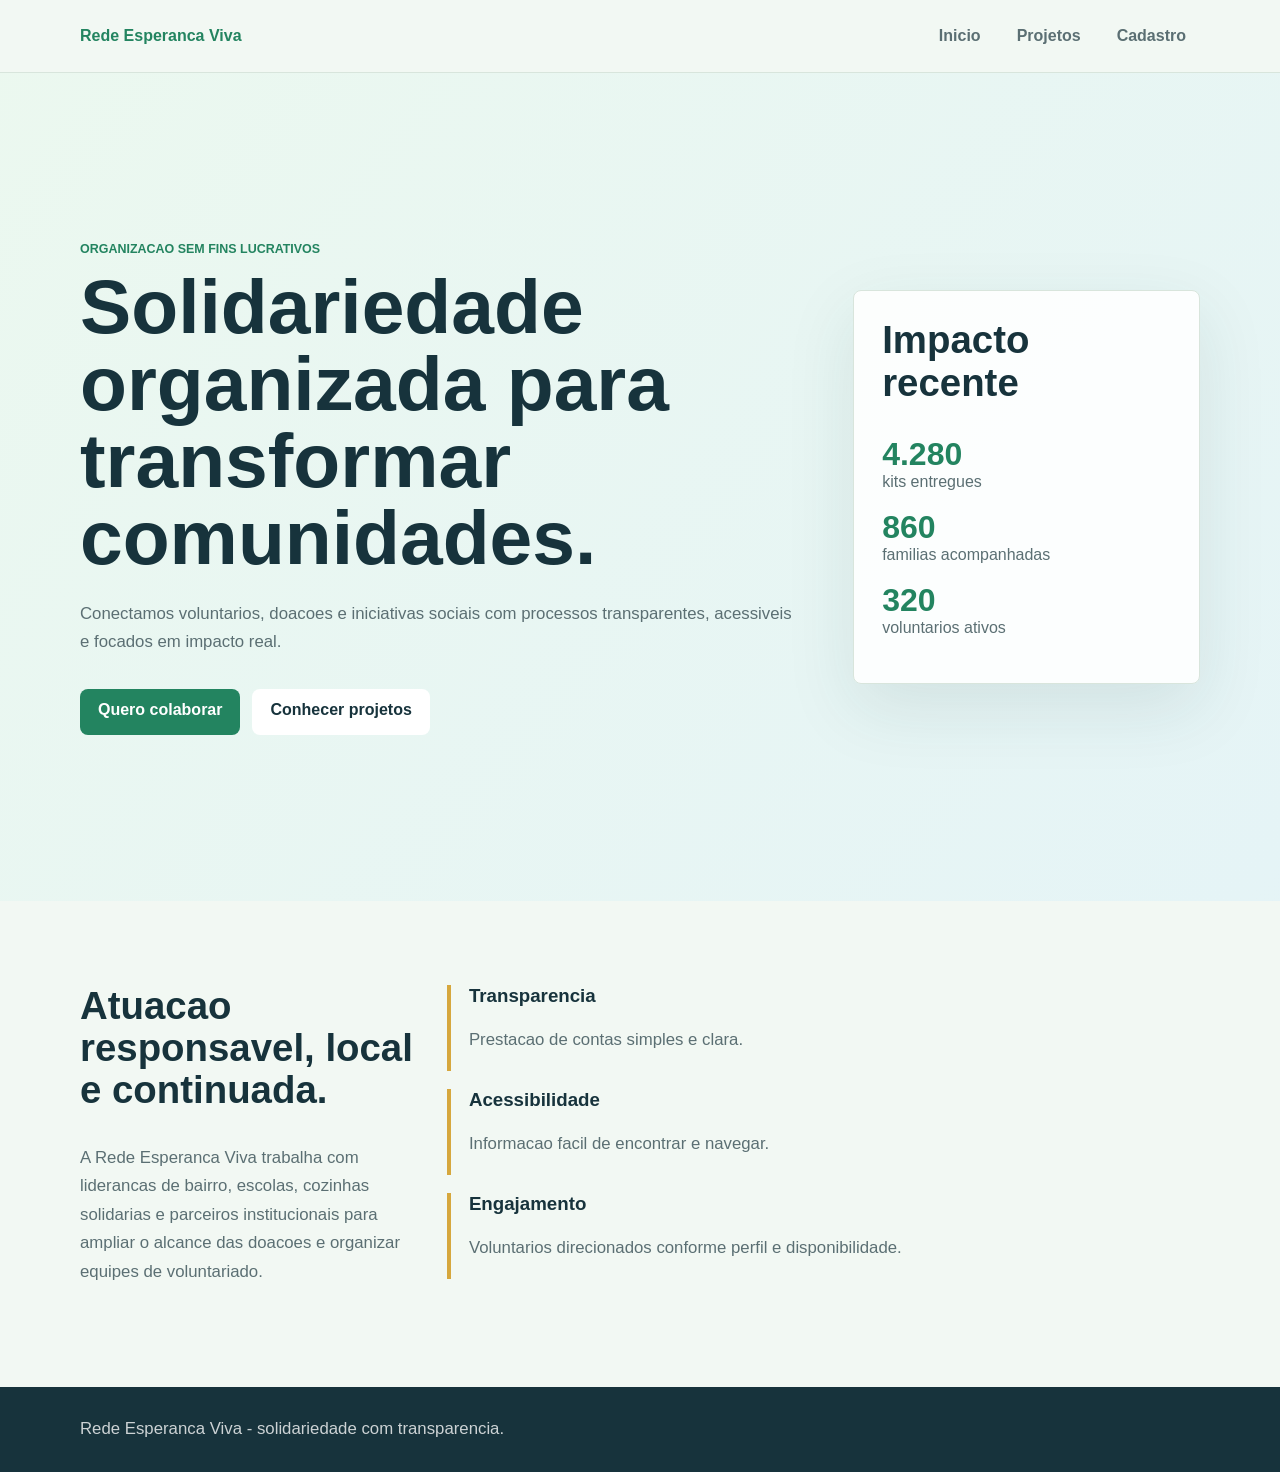
<file: index.html>
<!doctype html>
<html lang="pt-BR">
  <head>
    <meta charset="utf-8" />
    <meta name="viewport" content="width=device-width, initial-scale=1" />
    <meta
      name="description"
      content="Pagina inicial da Rede Esperanca Viva, organizacao do terceiro setor."
    />
    <title>Rede Esperanca Viva</title>
    <link rel="stylesheet" href="site.css" />
  </head>
  <body>
    <header class="site-header">
      <nav class="container nav" aria-label="Navegacao principal">
        <a class="brand" href="index.html">Rede Esperanca Viva</a>
        <ul>
          <li><a href="index.html">Inicio</a></li>
          <li><a href="projetos.html">Projetos</a></li>
          <li><a href="cadastro.html">Cadastro</a></li>
        </ul>
      </nav>
    </header>

    <main>
      <section class="hero">
        <div class="container hero-grid">
          <article>
            <span class="eyebrow">Organizacao sem fins lucrativos</span>
            <h1>Solidariedade organizada para transformar comunidades.</h1>
            <p>
              Conectamos voluntarios, doacoes e iniciativas sociais com processos
              transparentes, acessiveis e focados em impacto real.
            </p>
            <div class="actions">
              <a class="button primary" href="cadastro.html">Quero colaborar</a>
              <a class="button secondary" href="projetos.html">Conhecer projetos</a>
            </div>
          </article>
          <aside class="panel" aria-labelledby="impacto">
            <h2 id="impacto">Impacto recente</h2>
            <dl>
              <div><dt>4.280</dt><dd>kits entregues</dd></div>
              <div><dt>860</dt><dd>familias acompanhadas</dd></div>
              <div><dt>320</dt><dd>voluntarios ativos</dd></div>
            </dl>
          </aside>
        </div>
      </section>

      <section class="section">
        <div class="container two-columns">
          <article>
            <h2>Atuacao responsavel, local e continuada.</h2>
            <p>
              A Rede Esperanca Viva trabalha com liderancas de bairro, escolas,
              cozinhas solidarias e parceiros institucionais para ampliar o alcance
              das doacoes e organizar equipes de voluntariado.
            </p>
          </article>
          <section aria-label="Valores da organizacao" class="values">
            <article><h3>Transparencia</h3><p>Prestacao de contas simples e clara.</p></article>
            <article><h3>Acessibilidade</h3><p>Informacao facil de encontrar e navegar.</p></article>
            <article><h3>Engajamento</h3><p>Voluntarios direcionados conforme perfil e disponibilidade.</p></article>
          </section>
        </div>
      </section>
    </main>

    <footer class="site-footer">
      <div class="container">
        <p>Rede Esperanca Viva - solidariedade com transparencia.</p>
      </div>
    </footer>
  </body>
</html>
</file>
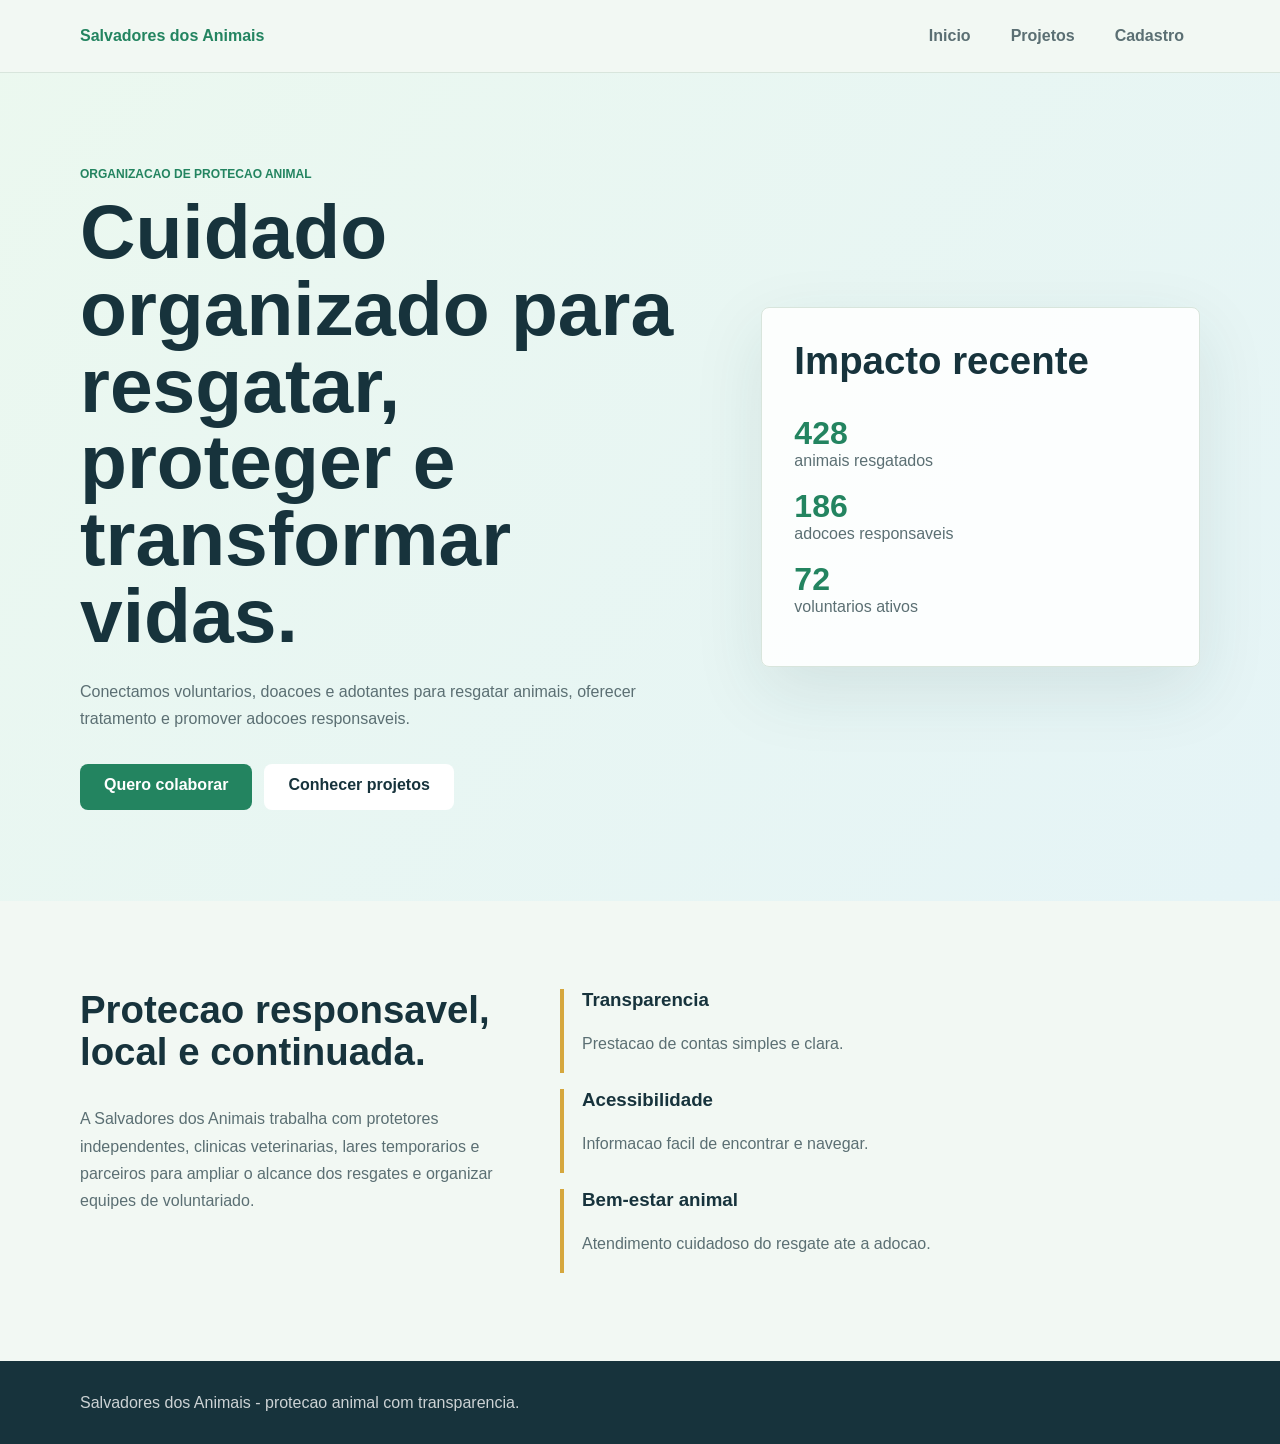
<file: legacy-static/index.html>
<!doctype html>
<html lang="pt-BR">
  <head>
    <meta charset="utf-8" />
    <meta name="viewport" content="width=device-width, initial-scale=1" />
    <meta
      name="description"
      content="Pagina inicial da Salvadores dos Animais, organizacao de protecao animal."
    />
    <title>Salvadores dos Animais</title>
    <link rel="stylesheet" href="site.css" />
  </head>
  <body>
    <header class="site-header">
      <nav class="container nav" aria-label="Navegacao principal">
        <a class="brand" href="index.html">Salvadores dos Animais</a>
        <ul>
          <li><a href="index.html">Inicio</a></li>
          <li><a href="projetos.html">Projetos</a></li>
          <li><a href="cadastro.html">Cadastro</a></li>
        </ul>
      </nav>
    </header>

    <main>
      <section class="hero">
        <div class="container hero-grid">
          <article>
            <span class="eyebrow">Organizacao de protecao animal</span>
            <h1>Cuidado organizado para resgatar, proteger e transformar vidas.</h1>
            <p>
              Conectamos voluntarios, doacoes e adotantes para resgatar animais,
              oferecer tratamento e promover adocoes responsaveis.
            </p>
            <div class="actions">
              <a class="button primary" href="cadastro.html">Quero colaborar</a>
              <a class="button secondary" href="projetos.html">Conhecer projetos</a>
            </div>
          </article>
          <aside class="panel" aria-labelledby="impacto">
            <h2 id="impacto">Impacto recente</h2>
            <dl>
              <div><dt>428</dt><dd>animais resgatados</dd></div>
              <div><dt>186</dt><dd>adocoes responsaveis</dd></div>
              <div><dt>72</dt><dd>voluntarios ativos</dd></div>
            </dl>
          </aside>
        </div>
      </section>

      <section class="section">
        <div class="container two-columns">
          <article>
            <h2>Protecao responsavel, local e continuada.</h2>
            <p>
              A Salvadores dos Animais trabalha com protetores independentes,
              clinicas veterinarias, lares temporarios e parceiros para ampliar o
              alcance dos resgates e organizar equipes de voluntariado.
            </p>
          </article>
          <section aria-label="Valores da organizacao" class="values">
            <article><h3>Transparencia</h3><p>Prestacao de contas simples e clara.</p></article>
            <article><h3>Acessibilidade</h3><p>Informacao facil de encontrar e navegar.</p></article>
            <article><h3>Bem-estar animal</h3><p>Atendimento cuidadoso do resgate ate a adocao.</p></article>
          </section>
        </div>
      </section>
    </main>

    <footer class="site-footer">
      <div class="container">
        <p>Salvadores dos Animais - protecao animal com transparencia.</p>
      </div>
    </footer>
  </body>
</html>
</file>
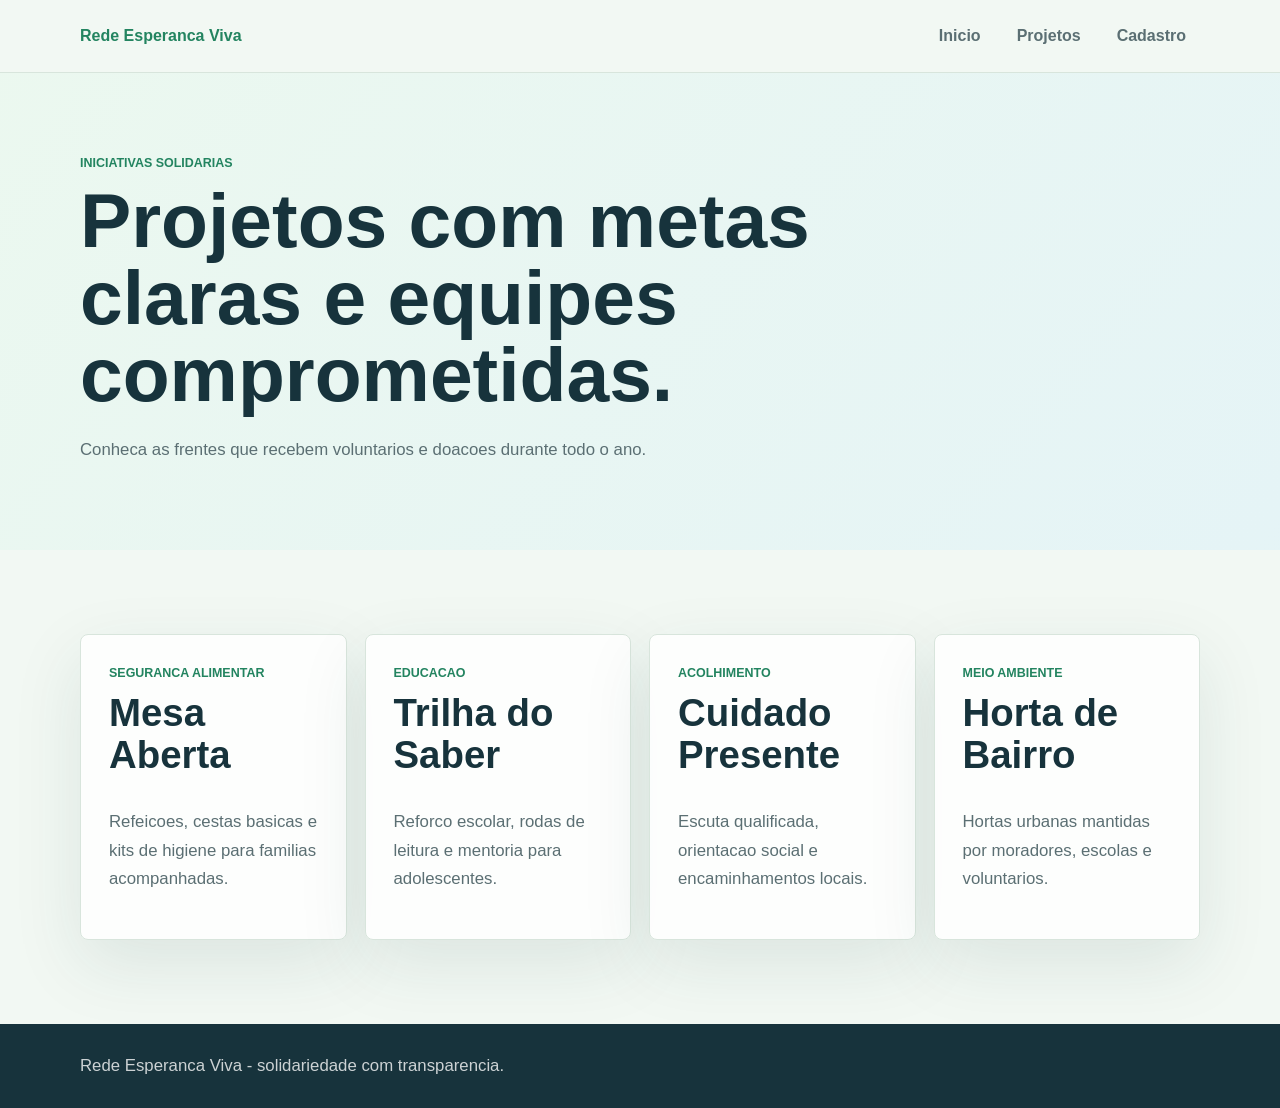
<file: projetos.html>
<!doctype html>
<html lang="pt-BR">
  <head>
    <meta charset="utf-8" />
    <meta name="viewport" content="width=device-width, initial-scale=1" />
    <meta
      name="description"
      content="Projetos sociais da Rede Esperanca Viva."
    />
    <title>Projetos | Rede Esperanca Viva</title>
    <link rel="stylesheet" href="site.css" />
  </head>
  <body>
    <header class="site-header">
      <nav class="container nav" aria-label="Navegacao principal">
        <a class="brand" href="index.html">Rede Esperanca Viva</a>
        <ul>
          <li><a href="index.html">Inicio</a></li>
          <li><a href="projetos.html">Projetos</a></li>
          <li><a href="cadastro.html">Cadastro</a></li>
        </ul>
      </nav>
    </header>

    <main>
      <section class="page-hero">
        <div class="container">
          <span class="eyebrow">Iniciativas solidarias</span>
          <h1>Projetos com metas claras e equipes comprometidas.</h1>
          <p>Conheca as frentes que recebem voluntarios e doacoes durante todo o ano.</p>
        </div>
      </section>

      <section class="section">
        <div class="container cards">
          <article class="card">
            <span>Seguranca alimentar</span>
            <h2>Mesa Aberta</h2>
            <p>Refeicoes, cestas basicas e kits de higiene para familias acompanhadas.</p>
          </article>
          <article class="card">
            <span>Educacao</span>
            <h2>Trilha do Saber</h2>
            <p>Reforco escolar, rodas de leitura e mentoria para adolescentes.</p>
          </article>
          <article class="card">
            <span>Acolhimento</span>
            <h2>Cuidado Presente</h2>
            <p>Escuta qualificada, orientacao social e encaminhamentos locais.</p>
          </article>
          <article class="card">
            <span>Meio ambiente</span>
            <h2>Horta de Bairro</h2>
            <p>Hortas urbanas mantidas por moradores, escolas e voluntarios.</p>
          </article>
        </div>
      </section>
    </main>

    <footer class="site-footer">
      <div class="container">
        <p>Rede Esperanca Viva - solidariedade com transparencia.</p>
      </div>
    </footer>
  </body>
</html>
</file>
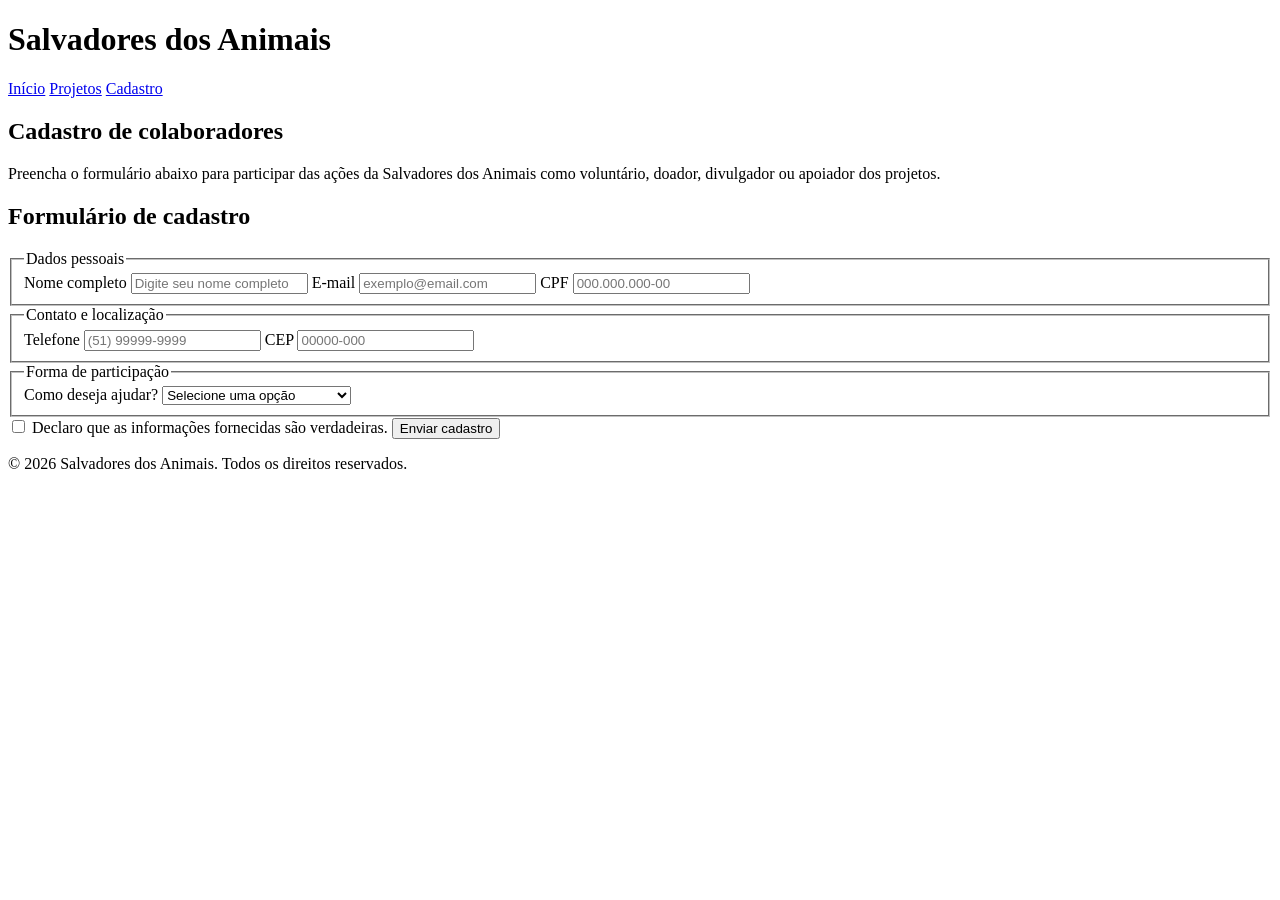
<file: legacy-static/cadastro.html>
<!DOCTYPE HTML>
<html lang="pt-BR">
<head>
    <meta charset="UTF-8">
    <meta name="viewport" content="width=device-width, initial-scale=1.0">
    <title>Cadastro - Salvadores dos Animais</title>
    <script src="site.js" defer></script>
</head>
<body>
    <header>
        <h1>Salvadores dos Animais</h1>

        <nav>
            <a href="index.html">Início</a>
            <a href="projetos.html">Projetos</a>
            <a href="cadastro.html">Cadastro</a>
        </nav>
    </header>

    <main>
        <section>
            <h2>Cadastro de colaboradores</h2>

            <p>
                Preencha o formulário abaixo para participar das ações da Salvadores dos Animais
                como voluntário, doador, divulgador ou apoiador dos projetos.
            </p>
        </section>

        <section>
            <h2>Formulário de cadastro</h2>

            <form id="cadastro-form">
                <fieldset>
                    <legend>Dados pessoais</legend>

                    <label for="nome">Nome completo</label>
                    <input type="text" id="nome" name="nome" required minlength="3" placeholder="Digite seu nome completo">

                    <label for="email">E-mail</label>
                    <input type="email" id="email" name="email" required placeholder="exemplo@email.com">

                    <label for="cpf">CPF</label>
                    <input type="text" id="cpf" name="cpf" required maxlength="14" inputmode="numeric" placeholder="000.000.000-00" pattern="\d{3}\.\d{3}\.\d{3}-\d{2}">
                    <small id="cpf-error"></small>
                </fieldset>

                <fieldset>
                    <legend>Contato e localização</legend>

                    <label for="telefone">Telefone</label>
                    <input type="tel" id="telefone" name="telefone" required maxlength="15" inputmode="tel" placeholder="(51) 99999-9999" pattern="\(\d{2}\) \d{4,5}-\d{4}">

                    <label for="cep">CEP</label>
                    <input type="text" id="cep" name="cep" required maxlength="9" inputmode="numeric" placeholder="00000-000" pattern="\d{5}-\d{3}">
                </fieldset>

                <fieldset>
                    <legend>Forma de participação</legend>

                    <label for="interesse">Como deseja ajudar?</label>
                    <select id="interesse" name="interesse" required>
                        <option value="">Selecione uma opção</option>
                        <option value="voluntario">Trabalho voluntário</option>
                        <option value="doador">Doação financeira</option>
                        <option value="divulgacao">Divulgação das campanhas</option>
                        <option value="lar-temporario">Lar temporário para animais</option>
                    </select>
                </fieldset>

                <label>
                    <input type="checkbox" required>
                    Declaro que as informações fornecidas são verdadeiras.
                </label>

                <button type="submit">Enviar cadastro</button>
                <p id="success" role="status" hidden>Cadastro recebido com sucesso.</p>
            </form>
        </section>
    </main>

    <footer>
        <p>&copy; 2026 Salvadores dos Animais. Todos os direitos reservados.</p>
    </footer>
</body>
</html>
</file>
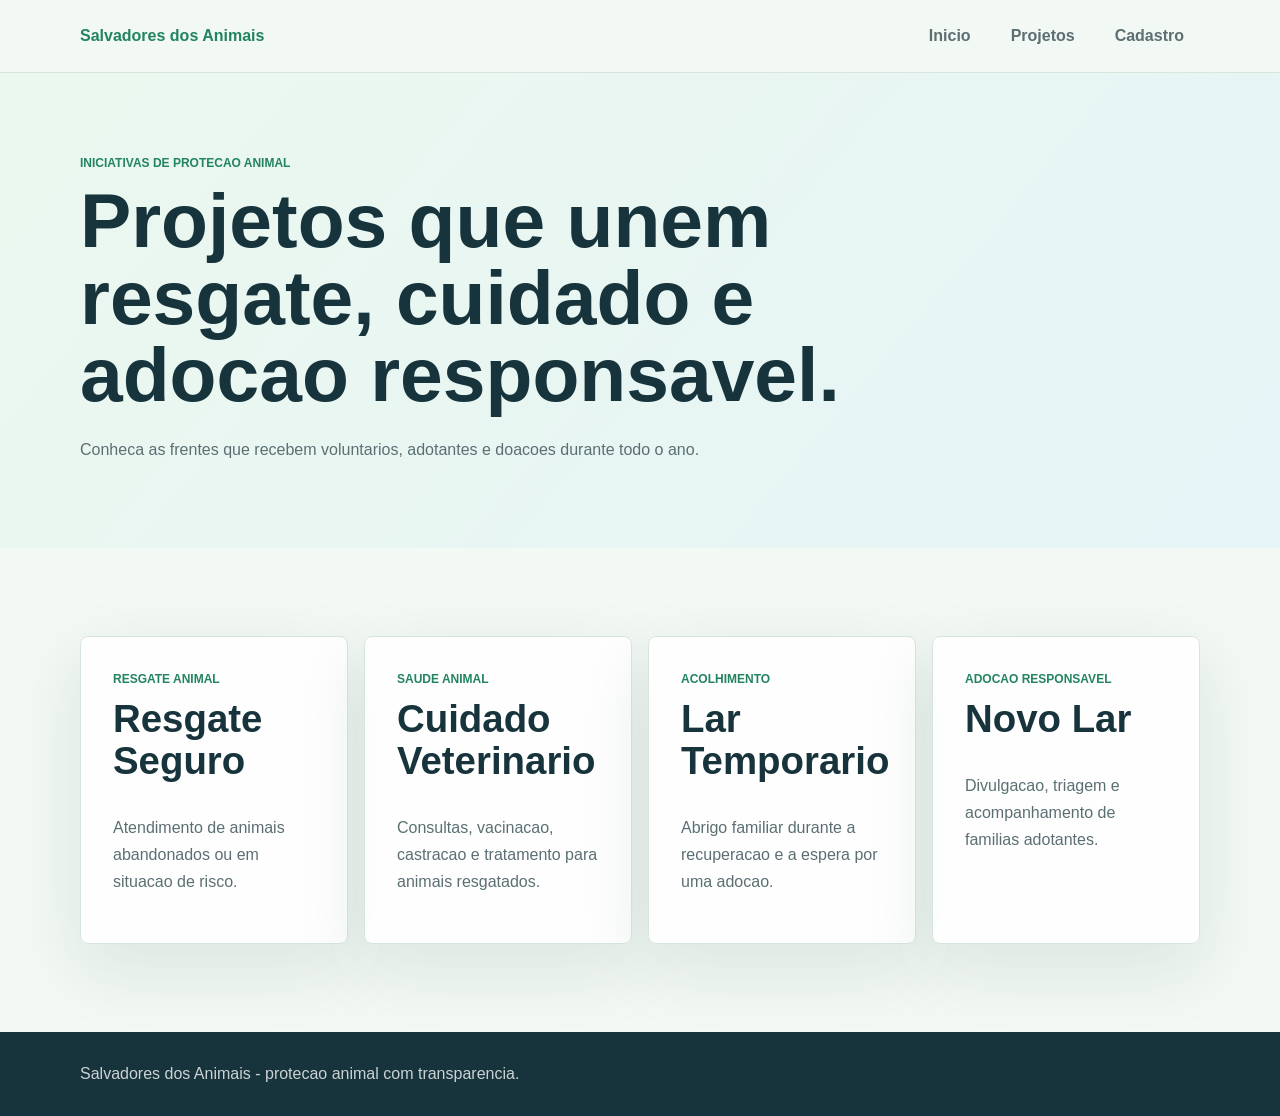
<file: legacy-static/projetos.html>
<!doctype html>
<html lang="pt-BR">
  <head>
    <meta charset="utf-8" />
    <meta name="viewport" content="width=device-width, initial-scale=1" />
    <meta
      name="description"
      content="Projetos de protecao animal da Salvadores dos Animais."
    />
    <title>Projetos | Salvadores dos Animais</title>
    <link rel="stylesheet" href="site.css" />
  </head>
  <body>
    <header class="site-header">
      <nav class="container nav" aria-label="Navegacao principal">
        <a class="brand" href="index.html">Salvadores dos Animais</a>
        <ul>
          <li><a href="index.html">Inicio</a></li>
          <li><a href="projetos.html">Projetos</a></li>
          <li><a href="cadastro.html">Cadastro</a></li>
        </ul>
      </nav>
    </header>

    <main>
      <section class="page-hero">
        <div class="container">
          <span class="eyebrow">Iniciativas de protecao animal</span>
          <h1>Projetos que unem resgate, cuidado e adocao responsavel.</h1>
          <p>Conheca as frentes que recebem voluntarios, adotantes e doacoes durante todo o ano.</p>
        </div>
      </section>

      <section class="section">
        <div class="container cards">
          <article class="card">
            <span>Resgate animal</span>
            <h2>Resgate Seguro</h2>
            <p>Atendimento de animais abandonados ou em situacao de risco.</p>
          </article>
          <article class="card">
            <span>Saude animal</span>
            <h2>Cuidado Veterinario</h2>
            <p>Consultas, vacinacao, castracao e tratamento para animais resgatados.</p>
          </article>
          <article class="card">
            <span>Acolhimento</span>
            <h2>Lar Temporario</h2>
            <p>Abrigo familiar durante a recuperacao e a espera por uma adocao.</p>
          </article>
          <article class="card">
            <span>Adocao responsavel</span>
            <h2>Novo Lar</h2>
            <p>Divulgacao, triagem e acompanhamento de familias adotantes.</p>
          </article>
        </div>
      </section>
    </main>

    <footer class="site-footer">
      <div class="container">
        <p>Salvadores dos Animais - protecao animal com transparencia.</p>
      </div>
    </footer>
  </body>
</html>
</file>
<file: site.css>
:root {
  color-scheme: light;
  --bg: #f2f8f3;
  --ink: #17333c;
  --muted: #5b6f73;
  --primary: #238460;
  --accent: #d6a73d;
  --card: #ffffff;
  --border: #d8e5dc;
}

* {
  box-sizing: border-box;
}

body {
  background: var(--bg);
  color: var(--ink);
  font-family: Arial, Helvetica, sans-serif;
  margin: 0;
}

a {
  color: inherit;
  text-decoration: none;
}

.container {
  margin-inline: auto;
  width: min(1120px, calc(100% - 32px));
}

.site-header {
  background: rgb(242 248 243 / 94%);
  border-bottom: 1px solid var(--border);
  position: sticky;
  top: 0;
  z-index: 10;
}

.nav {
  align-items: center;
  display: flex;
  justify-content: space-between;
  min-height: 72px;
}

.brand {
  color: var(--primary);
  font-weight: 800;
}

.nav ul {
  display: flex;
  gap: 8px;
  list-style: none;
  padding: 0;
}

.nav a:not(.brand) {
  border-radius: 999px;
  color: var(--muted);
  font-weight: 700;
  padding: 10px 14px;
}

.nav a:hover {
  background: #e3f0e9;
}

.hero,
.page-hero {
  background:
    linear-gradient(130deg, rgb(235 248 239 / 96%), rgb(226 243 247 / 82%)),
    url('https://images.unsplash.com/photo-1488521787991-ed7bbaae773c?auto=format&fit=crop&w=1600&q=80')
      center / cover;
}

.hero-grid {
  align-items: center;
  display: grid;
  gap: 48px;
  grid-template-columns: minmax(0, 1.15fr) minmax(280px, 0.55fr);
  min-height: calc(100vh - 72px);
  padding: 80px 0;
}

.page-hero {
  padding: 80px 0 68px;
}

.eyebrow,
.card span {
  color: var(--primary);
  display: inline-block;
  font-size: 0.78rem;
  font-weight: 900;
  letter-spacing: 0;
  margin-bottom: 12px;
  text-transform: uppercase;
}

h1,
h2,
h3,
p {
  margin-top: 0;
}

h1 {
  font-size: clamp(2.4rem, 6vw, 5.4rem);
  line-height: 1;
  margin-bottom: 24px;
  max-width: 900px;
}

h2 {
  font-size: clamp(1.55rem, 3vw, 2.4rem);
  line-height: 1.1;
}

p {
  color: var(--muted);
  font-size: 1.05rem;
  line-height: 1.7;
}

.actions,
.option,
.terms {
  align-items: center;
  display: flex;
}

.actions {
  flex-wrap: wrap;
  gap: 12px;
  margin-top: 32px;
}

.button {
  border: 0;
  border-radius: 8px;
  cursor: pointer;
  display: inline-flex;
  font: inherit;
  font-weight: 800;
  justify-content: center;
  min-height: 46px;
  padding: 12px 18px;
}

.button.primary {
  background: var(--primary);
  color: white;
}

.button.secondary {
  background: white;
  color: var(--ink);
}

.panel,
.card,
.form {
  background: rgb(255 255 255 / 88%);
  border: 1px solid var(--border);
  border-radius: 8px;
  box-shadow: 0 24px 70px rgb(25 72 64 / 10%);
  padding: 28px;
}

dt {
  color: var(--primary);
  font-size: 2rem;
  font-weight: 900;
}

dd {
  color: var(--muted);
  margin: 0 0 18px;
}

.section {
  padding: 84px 0;
}

.two-columns,
.form-layout {
  align-items: start;
  display: grid;
  gap: 28px;
  grid-template-columns: minmax(260px, 0.45fr) 1fr;
}

.values,
.cards {
  display: grid;
  gap: 18px;
}

.values article {
  border-left: 4px solid var(--accent);
  padding-left: 18px;
}

.cards {
  grid-template-columns: repeat(4, minmax(0, 1fr));
}

.form {
  display: grid;
  gap: 18px;
  grid-template-columns: repeat(2, minmax(0, 1fr));
}

.field,
.terms {
  display: grid;
  gap: 8px;
}

.full {
  grid-column: 1 / -1;
}

label,
legend {
  font-weight: 800;
}

input,
select {
  border: 1px solid var(--border);
  border-radius: 8px;
  color: var(--ink);
  font: inherit;
  min-height: 46px;
  padding: 0 12px;
  width: 100%;
}

input:invalid:not(:placeholder-shown) {
  border-color: #bf3d35;
}

fieldset {
  border: 0;
  margin: 0;
  padding: 0;
}

.option,
.terms {
  color: var(--muted);
  font-weight: 600;
  gap: 10px;
}

.option input,
.terms input {
  min-height: auto;
  width: auto;
}

small {
  color: #bf3d35;
  font-weight: 700;
}

.success {
  background: #e3f0e9;
  border-radius: 8px;
  color: var(--primary);
  font-weight: 800;
  margin: 0;
  padding: 14px;
}

.site-footer {
  background: #17333c;
  color: white;
  padding: 28px 0;
}

.site-footer p {
  color: rgb(255 255 255 / 78%);
  margin: 0;
}

@media (max-width: 900px) {
  .hero-grid,
  .two-columns,
  .form-layout {
    grid-template-columns: 1fr;
  }

  .cards {
    grid-template-columns: repeat(2, minmax(0, 1fr));
  }
}

@media (max-width: 640px) {
  .nav {
    align-items: flex-start;
    flex-direction: column;
    padding: 16px 0;
  }

  .nav ul {
    flex-wrap: wrap;
  }

  .cards,
  .form {
    grid-template-columns: 1fr;
  }
}
</file>
<file: legacy-static/site.css>
:root {
  color-scheme: light;
  --color-primary-700: #176b4d;
  --color-primary-500: #238460;
  --color-primary-100: #e3f0e9;
  --color-secondary-500: #d6a73d;
  --color-secondary-100: #fff4d6;
  --color-neutral-900: #17333c;
  --color-neutral-600: #5b6f73;
  --color-neutral-200: #d8e5dc;
  --color-neutral-100: #f2f8f3;
  --color-white: #ffffff;
  --color-danger-600: #b42318;
  --color-success-600: #176b4d;

  --font-size-xs: 0.75rem;
  --font-size-sm: 0.875rem;
  --font-size-base: 1rem;
  --font-size-lg: 1.25rem;
  --font-size-xl: 1.75rem;
  --font-size-2xl: 2.5rem;
  --font-size-3xl: 4rem;

  --space-1: 0.25rem;
  --space-2: 0.5rem;
  --space-3: 0.75rem;
  --space-4: 1rem;
  --space-6: 1.5rem;
  --space-8: 2rem;
  --space-12: 3rem;
  --space-16: 4rem;

  --bg: var(--color-neutral-100);
  --ink: var(--color-neutral-900);
  --muted: var(--color-neutral-600);
  --primary: var(--color-primary-500);
  --accent: var(--color-secondary-500);
  --card: var(--color-white);
  --border: var(--color-neutral-200);
}

* {
  box-sizing: border-box;
}

body {
  background: var(--bg);
  color: var(--ink);
  font-family: Arial, Helvetica, sans-serif;
  margin: 0;
}

a {
  color: inherit;
  text-decoration: none;
}

.container {
  margin-inline: auto;
  width: min(1120px, calc(100% - 32px));
}

.site-header {
  background: rgb(242 248 243 / 94%);
  border-bottom: 1px solid var(--border);
  position: sticky;
  top: 0;
  z-index: 10;
}

.nav {
  align-items: center;
  display: flex;
  justify-content: space-between;
  min-height: 72px;
}

.brand {
  color: var(--primary);
  font-weight: 800;
}

.nav ul {
  display: flex;
  gap: var(--space-2);
  list-style: none;
  padding: 0;
}

.nav a:not(.brand) {
  border-radius: 999px;
  color: var(--muted);
  font-weight: 700;
  padding: var(--space-3) var(--space-4);
}

.nav a:hover {
  background: #e3f0e9;
}

.hero,
.page-hero {
  background:
    linear-gradient(130deg, rgb(235 248 239 / 96%), rgb(226 243 247 / 82%)),
    url('https://images.unsplash.com/photo-1488521787991-ed7bbaae773c?auto=format&fit=crop&w=1600&q=80')
      center / cover;
}

.hero-grid {
  align-items: center;
  display: grid;
  gap: var(--space-12);
  grid-template-columns: repeat(12, minmax(0, 1fr));
  min-height: calc(100vh - 72px);
  padding: 80px 0;
}

.hero-grid > article {
  grid-column: span 7;
}

.hero-grid > aside {
  grid-column: span 5;
}

.page-hero {
  padding: 80px 0 68px;
}

.eyebrow,
.card span {
  color: var(--primary);
  display: inline-block;
  font-size: var(--font-size-xs);
  font-weight: 900;
  letter-spacing: 0;
  margin-bottom: var(--space-3);
  text-transform: uppercase;
}

h1,
h2,
h3,
p {
  margin-top: 0;
}

h1 {
  font-size: clamp(var(--font-size-2xl), 6vw, calc(var(--font-size-3xl) * 1.35));
  line-height: 1;
  margin-bottom: var(--space-6);
  max-width: 900px;
}

h2 {
  font-size: clamp(var(--font-size-xl), 3vw, var(--font-size-2xl));
  line-height: 1.1;
}

p {
  color: var(--muted);
  font-size: var(--font-size-base);
  line-height: 1.7;
}

.actions,
.option,
.terms {
  align-items: center;
  display: flex;
}

.actions {
  flex-wrap: wrap;
  gap: var(--space-3);
  margin-top: var(--space-8);
}

.button {
  border: 0;
  border-radius: 8px;
  cursor: pointer;
  display: inline-flex;
  font: inherit;
  font-weight: 800;
  justify-content: center;
  min-height: 46px;
  padding: var(--space-3) var(--space-6);
}

.button.primary {
  background: var(--primary);
  color: white;
}

.button.secondary {
  background: white;
  color: var(--ink);
}

.panel,
.card,
.form {
  background: rgb(255 255 255 / 88%);
  border: 1px solid var(--border);
  border-radius: 8px;
  box-shadow: 0 24px 70px rgb(25 72 64 / 10%);
  padding: var(--space-8);
}

dt {
  color: var(--primary);
  font-size: 2rem;
  font-weight: 900;
}

dd {
  color: var(--muted);
  margin: 0 0 18px;
}

.section {
  padding: calc(var(--space-16) + var(--space-6)) 0;
}

.two-columns,
.form-layout {
  align-items: start;
  display: grid;
  gap: var(--space-8);
  grid-template-columns: repeat(12, minmax(0, 1fr));
}

.two-columns > article,
.form-layout > aside {
  grid-column: span 5;
}

.two-columns > section,
.form-layout > form {
  grid-column: span 7;
}

.values,
.cards {
  display: grid;
  gap: var(--space-4);
}

.values article {
  border-left: 4px solid var(--accent);
  padding-left: 18px;
}

.cards {
  grid-template-columns: repeat(12, minmax(0, 1fr));
}

.cards > .card {
  grid-column: span 3;
}

.form {
  display: grid;
  gap: var(--space-4);
  grid-template-columns: repeat(2, minmax(0, 1fr));
}

.field,
.terms {
  display: grid;
  gap: var(--space-2);
}

.full {
  grid-column: 1 / -1;
}

label,
legend {
  font-weight: 800;
}

input,
select {
  border: 1px solid var(--border);
  border-radius: 8px;
  color: var(--ink);
  font: inherit;
  min-height: 46px;
  padding: 0 12px;
  width: 100%;
}

input:invalid:not(:placeholder-shown) {
  border-color: #bf3d35;
}

fieldset {
  border: 0;
  margin: 0;
  padding: 0;
}

.option,
.terms {
  color: var(--muted);
  font-weight: 600;
  gap: 10px;
}

.option input,
.terms input {
  min-height: auto;
  width: auto;
}

small {
  color: #bf3d35;
  font-weight: 700;
}

.success {
  background: #e3f0e9;
  border-radius: 8px;
  color: var(--primary);
  font-weight: 800;
  margin: 0;
  padding: 14px;
}

.site-footer {
  background: #17333c;
  color: white;
  padding: 28px 0;
}

.site-footer p {
  color: rgb(255 255 255 / 78%);
  margin: 0;
}

@media (max-width: 1200px) {
  .container {
    width: min(100% - 48px, 1080px);
  }
}

@media (max-width: 992px) {
  .hero-grid > article,
  .hero-grid > aside,
  .two-columns > article,
  .two-columns > section,
  .form-layout > aside,
  .form-layout > form {
    grid-column: 1 / -1;
  }

  .cards > .card {
    grid-column: span 6;
  }
}

@media (max-width: 768px) {
  .nav {
    align-items: flex-start;
    flex-direction: column;
    padding: 16px 0;
  }

  .nav ul {
    flex-wrap: wrap;
  }

}

@media (max-width: 576px) {
  .container {
    width: min(100% - 32px, 100%);
  }

  .cards > .card {
    grid-column: 1 / -1;
  }

  .form {
    grid-template-columns: 1fr;
  }
}

@media (max-width: 360px) {
  .container {
    width: min(100% - 24px, 100%);
  }

  .nav ul,
  .actions,
  .button {
    width: 100%;
  }
}
</file>
